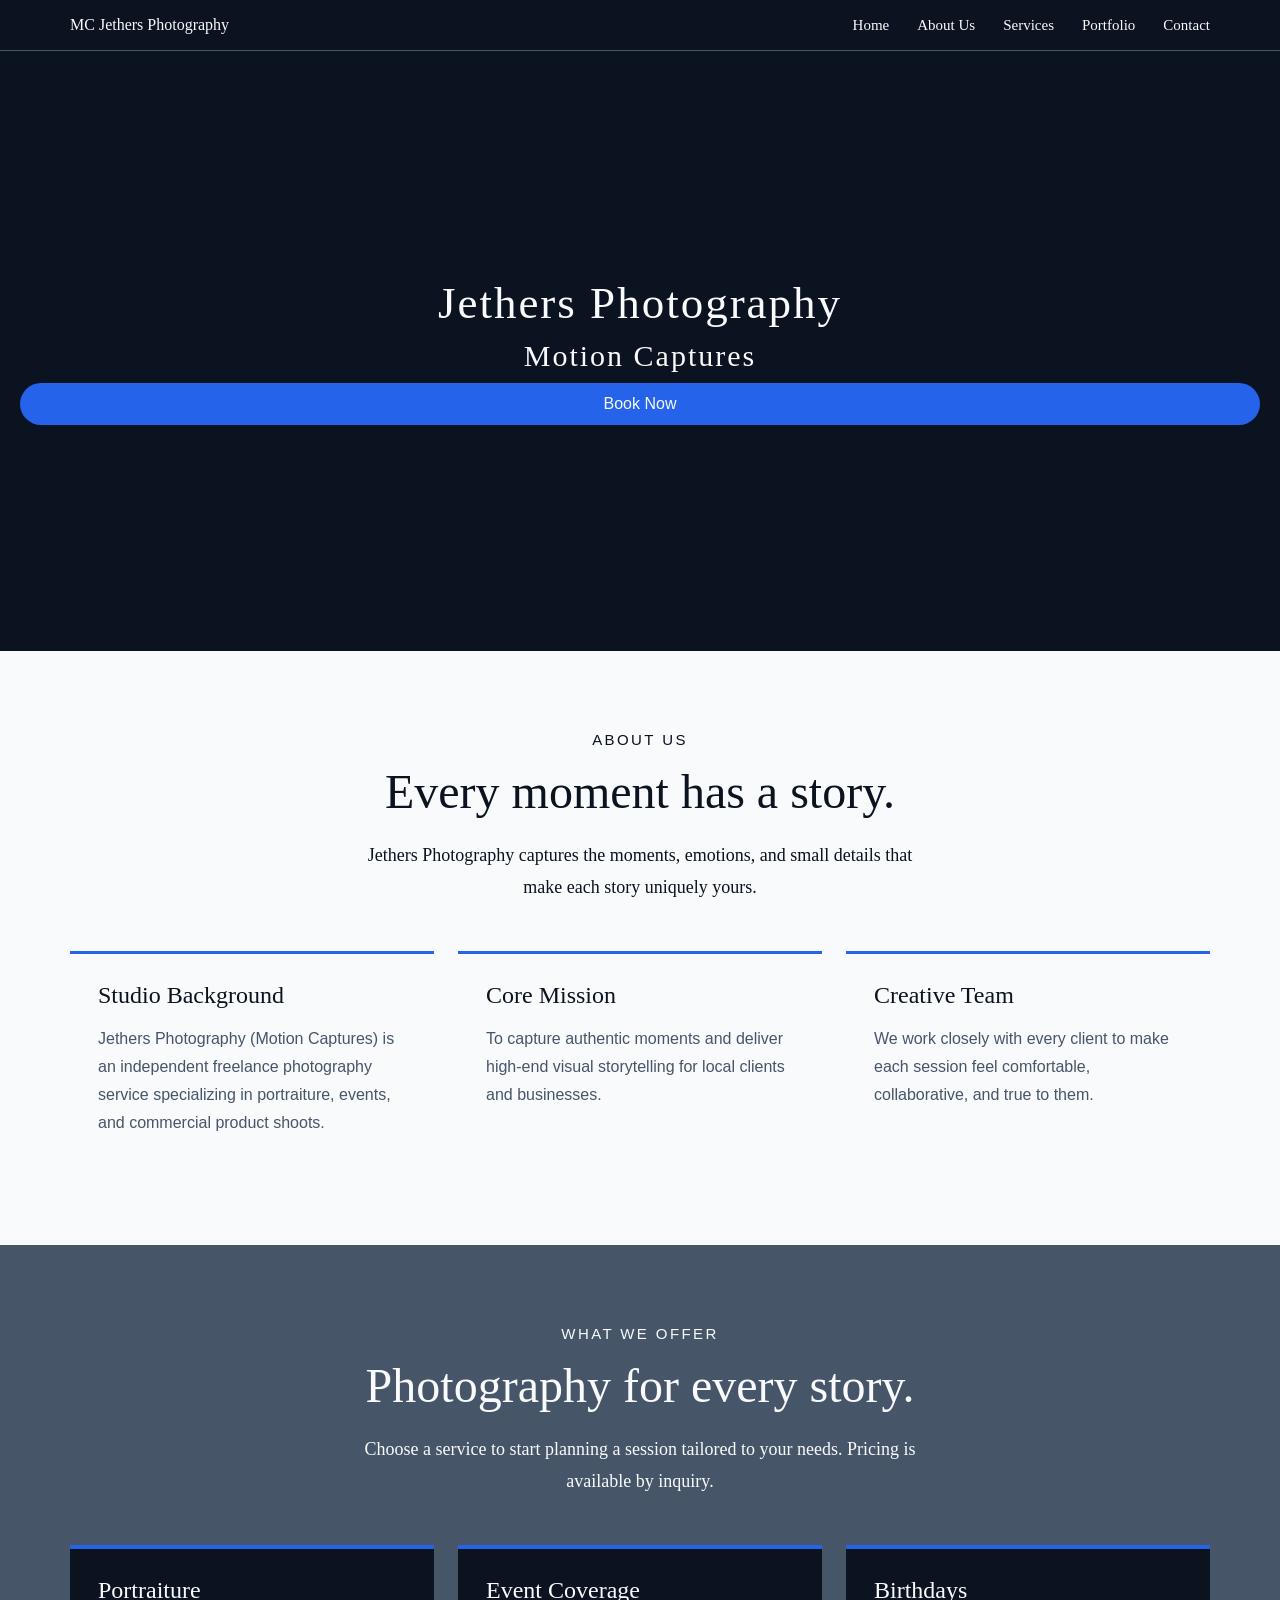
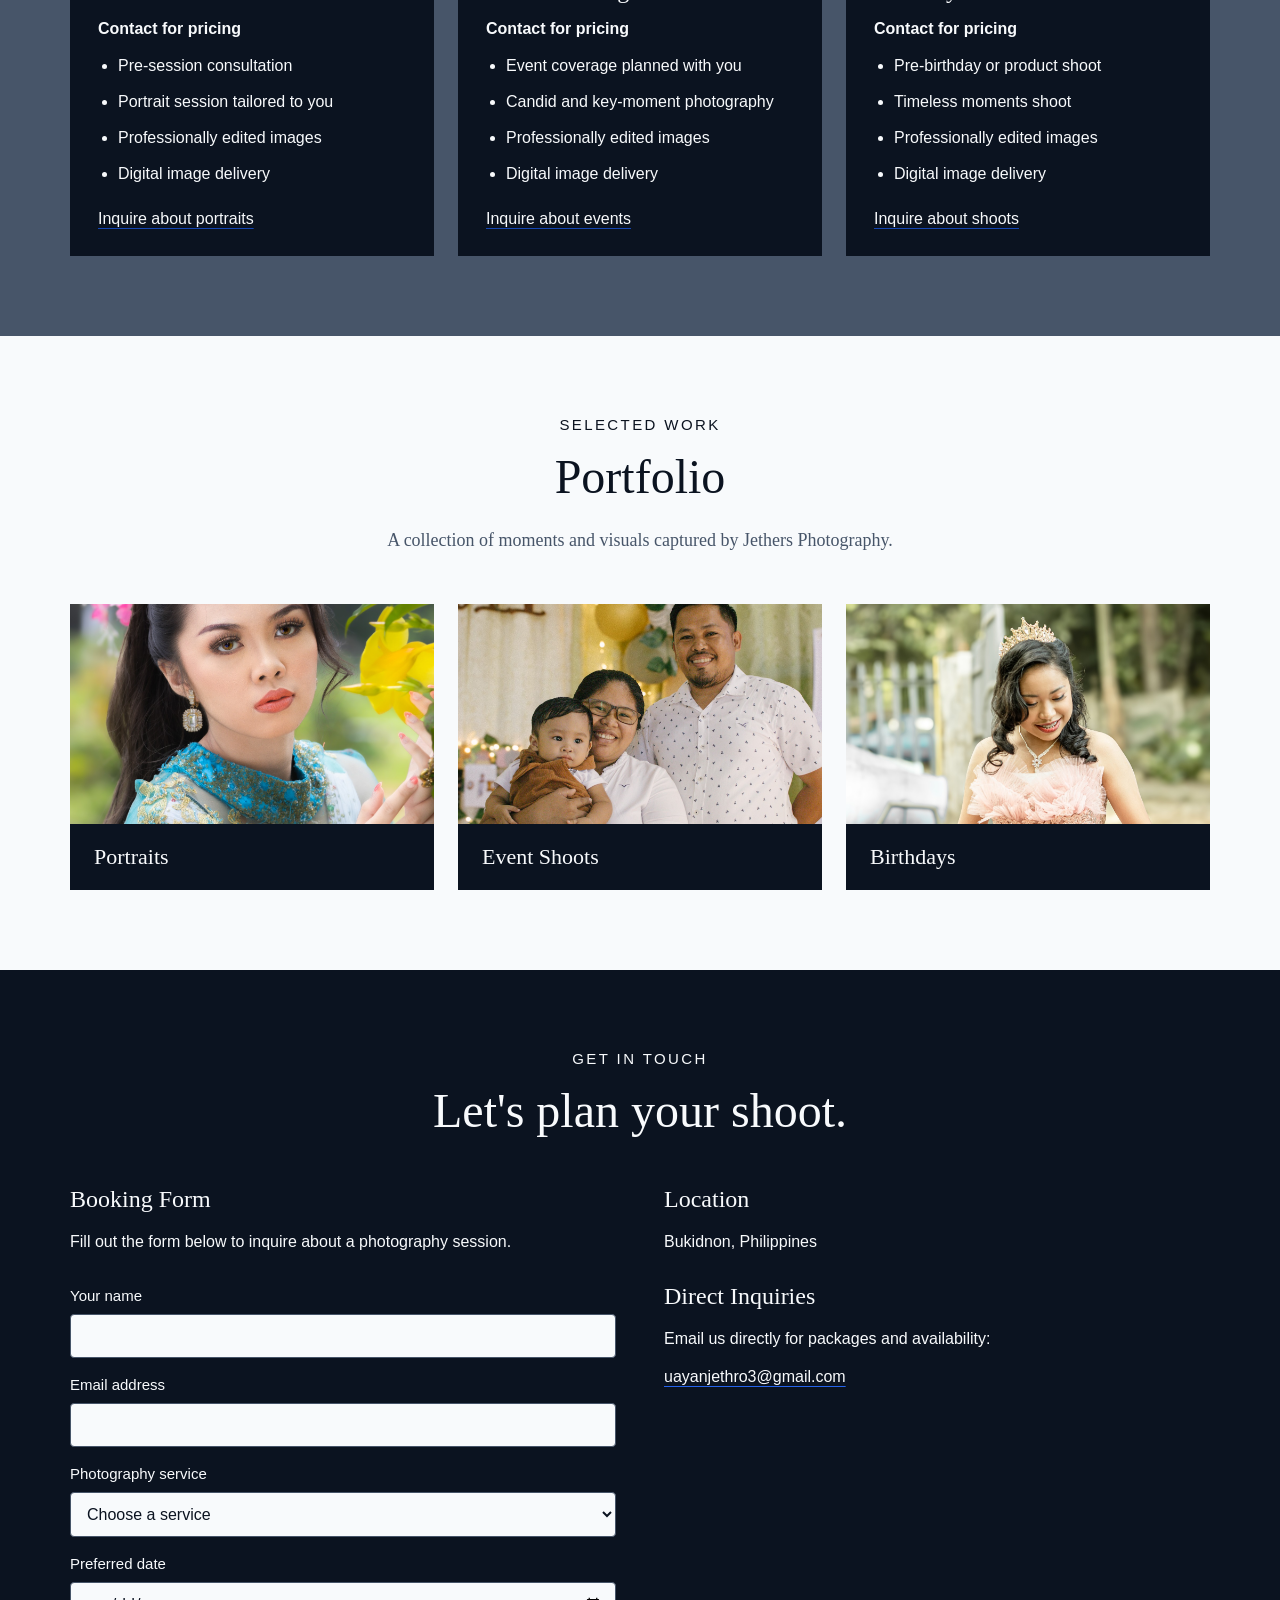
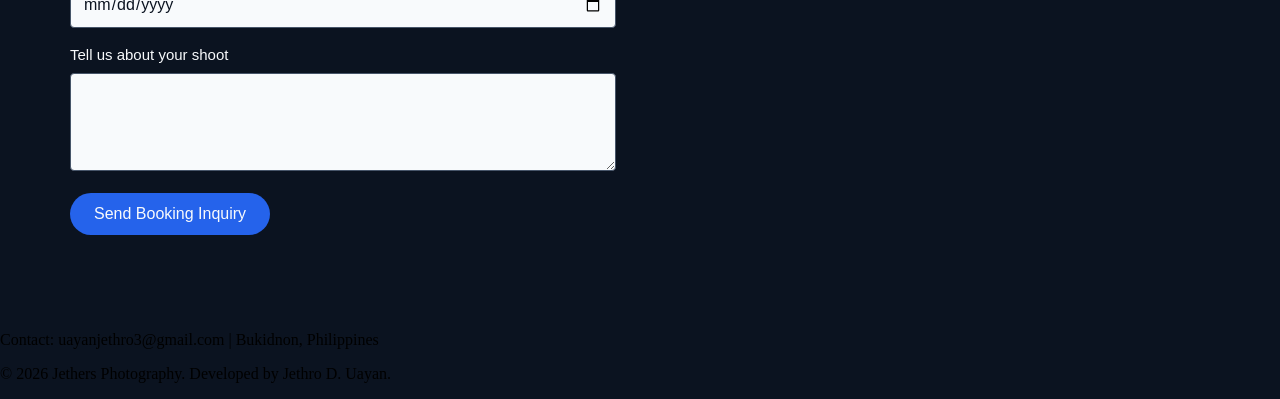
<file: index.html>
<!DOCTYPE html>
<html lang="en">
<head>
  <meta charset="UTF-8">
  <meta name="viewport" content="width=device-width, initial-scale=1.0">
  <title>Jethers Photography | Motion Captures</title>
  <link rel="preconnect" href="https://fonts.googleapis.com">
  <link rel="preconnect" href="https://fonts.gstatic.com" crossorigin>
  <link href="https://fonts.googleapis.com/css2?family=Inter:wght@300;400;500;700&display=swap" rel="stylesheet">
  <link rel="stylesheet" href="css/style.css">
</head>
<body>

  <!-- Header & Navigation -->
  <header class="navbar">
    <div class="nav-container">
      <a href="#home" class="logo">
        <span class="logo-mark">MC</span>
        <span class="logo-text">Jethers Photography</span>
      </a>

      <nav class="nav-links">
        <a href="#home">Home</a>
        <a href="#about">About Us</a>
        <a href="#services">Services</a>
        <a href="#portfolio">Portfolio</a>
        <a href="#contact">Contact</a>
      </nav>
    </div>
  </header>

  <main>
    <!-- Hero Section -->
    <section class="hero" id="home">
      <h1>Jethers Photography</h1>
      <p>Motion Captures</p>
      <a class="cta-button" href="#contact">Book Now</a>
    </section>

    <!-- About Section -->
    <section class="intro-section" id="about">
      <div class="about-content">
        <p class="intro-label">ABOUT US</p>
        <h2>Every moment has a story.</h2>
        <p class="intro-copy">
          Jethers Photography captures the moments, emotions, and small details
          that make each story uniquely yours.
        </p>

        <div class="about-grid">
          <article class="about-card">
            <h3>Studio Background</h3>
            <p>
              Jethers Photography (Motion Captures) is an independent freelance
              photography service specializing in portraiture, events, and
              commercial product shoots.
            </p>
          </article>

          <article class="about-card">
            <h3>Core Mission</h3>
            <p>
              To capture authentic moments and deliver high-end visual
              storytelling for local clients and businesses.
            </p>
          </article>

          <article class="about-card">
            <h3>Creative Team</h3>
            <p>
              We work closely with every client to make each session feel
              comfortable, collaborative, and true to them.
            </p>
          </article>
        </div>
      </div>
    </section>

    <!-- Services Section -->
    <section class="services-section" id="services">
      <div class="services-content">
        <p class="intro-label">WHAT WE OFFER</p>
        <h2>Photography for every story.</h2>
        <p class="services-intro">
          Choose a service to start planning a session tailored to your needs.
          Pricing is available by inquiry.
        </p>

        <div class="services-grid">
          <article class="service-card">
            <h3>Portraiture</h3>
            <p class="service-price">Contact for pricing</p>
            <ul>
              <li>Pre-session consultation</li>
              <li>Portrait session tailored to you</li>
              <li>Professionally edited images</li>
              <li>Digital image delivery</li>
            </ul>
            <a class="service-link" href="#contact">Inquire about portraits</a>
          </article>

          <article class="service-card">
            <h3>Event Coverage</h3>
            <p class="service-price">Contact for pricing</p>
            <ul>
              <li>Event coverage planned with you</li>
              <li>Candid and key-moment photography</li>
              <li>Professionally edited images</li>
              <li>Digital image delivery</li>
            </ul>
            <a class="service-link" href="#contact">Inquire about events</a>
          </article>

          <article class="service-card">
            <h3>Birthdays</h3>
            <p class="service-price">Contact for pricing</p>
            <ul>
              <li>Pre-birthday or product shoot</li>
              <li>Timeless moments shoot</li>
              <li>Professionally edited images</li>
              <li>Digital image delivery</li>
            </ul>
            <a class="service-link" href="#contact">Inquire about shoots</a>
          </article>
        </div>
      </div>
    </section>

    <!-- Portfolio Section -->
    <section class="portfolio-section" id="portfolio">
      <div class="portfolio-content">
        <p class="intro-label">SELECTED WORK</p>
        <h2>Portfolio</h2>
        <p class="portfolio-intro">
          A collection of moments and visuals captured by Jethers Photography.
        </p>

        <div class="portfolio-grid">
          <article class="portfolio-card">
            <img class="portfolio-image" src="images/image1.jpg" alt="Portrait photography session">
            <h3>Portraits</h3>
          </article>

          <article class="portfolio-card">
            <img class="portfolio-image" src="images/image2.jpg" alt="Event photography coverage">
            <h3>Event Shoots</h3>
          </article>

          <article class="portfolio-card">
            <img class="portfolio-image" src="images/image3.jpg" alt="birthday photography">
            <h3>Birthdays</h3>
          </article>
        </div>
      </div>
    </section>

    <!-- Contact Section -->
    <section class="contact-section" id="contact">
      <div class="contact-content">
        <p class="intro-label">GET IN TOUCH</p>
        <h2>Let's plan your shoot.</h2>

        <div class="contact-grid">
          <div class="booking-panel">
            <h3>Booking Form</h3>
            <p class="contact-note">
              Fill out the form below to inquire about a photography session.
            </p>
            <form class="booking-form" action="mailto:uayanjethro3@gmail.com" method="post" enctype="text/plain">
              <label for="booking-name">Your name</label>
              <input id="booking-name" name="name" type="text" required>

              <label for="booking-email">Email address</label>
              <input id="booking-email" name="email" type="email" required>

              <label for="booking-service">Photography service</label>
              <select id="booking-service" name="service" required>
                <option value="">Choose a service</option>
                <option>Portraiture</option>
                <option>Event Coverage</option>
                <option>Birthdays</option>
              </select>

              <label for="booking-date">Preferred date</label>
              <input id="booking-date" name="date" type="date">

              <label for="booking-message">Tell us about your shoot</label>
              <textarea id="booking-message" name="message" rows="4" required></textarea>

              <button class="cta-button" type="submit">Send Booking Inquiry</button>
            </form>
          </div>

          <div class="location-panel">
            <h3>Location</h3>
            <p>Bukidnon, Philippines</p>

            <h3 class="direct-inquiries-title">Direct Inquiries</h3>
            <p>Email us directly for packages and availability:</p>
            <a class="contact-email" href="mailto:uayanjethro3@gmail.com">
              uayanjethro3@gmail.com
            </a>
          </div>
        </div>
      </div>
    </section>
  </main>

  <!-- Footer -->
  <footer class="site-footer">
    <p>Contact: uayanjethro3@gmail.com | Bukidnon, Philippines</p>
    <p>&copy; 2026 Jethers Photography. Developed by Jethro D. Uayan.</p>
  </footer>

</body>
</html>
</file>
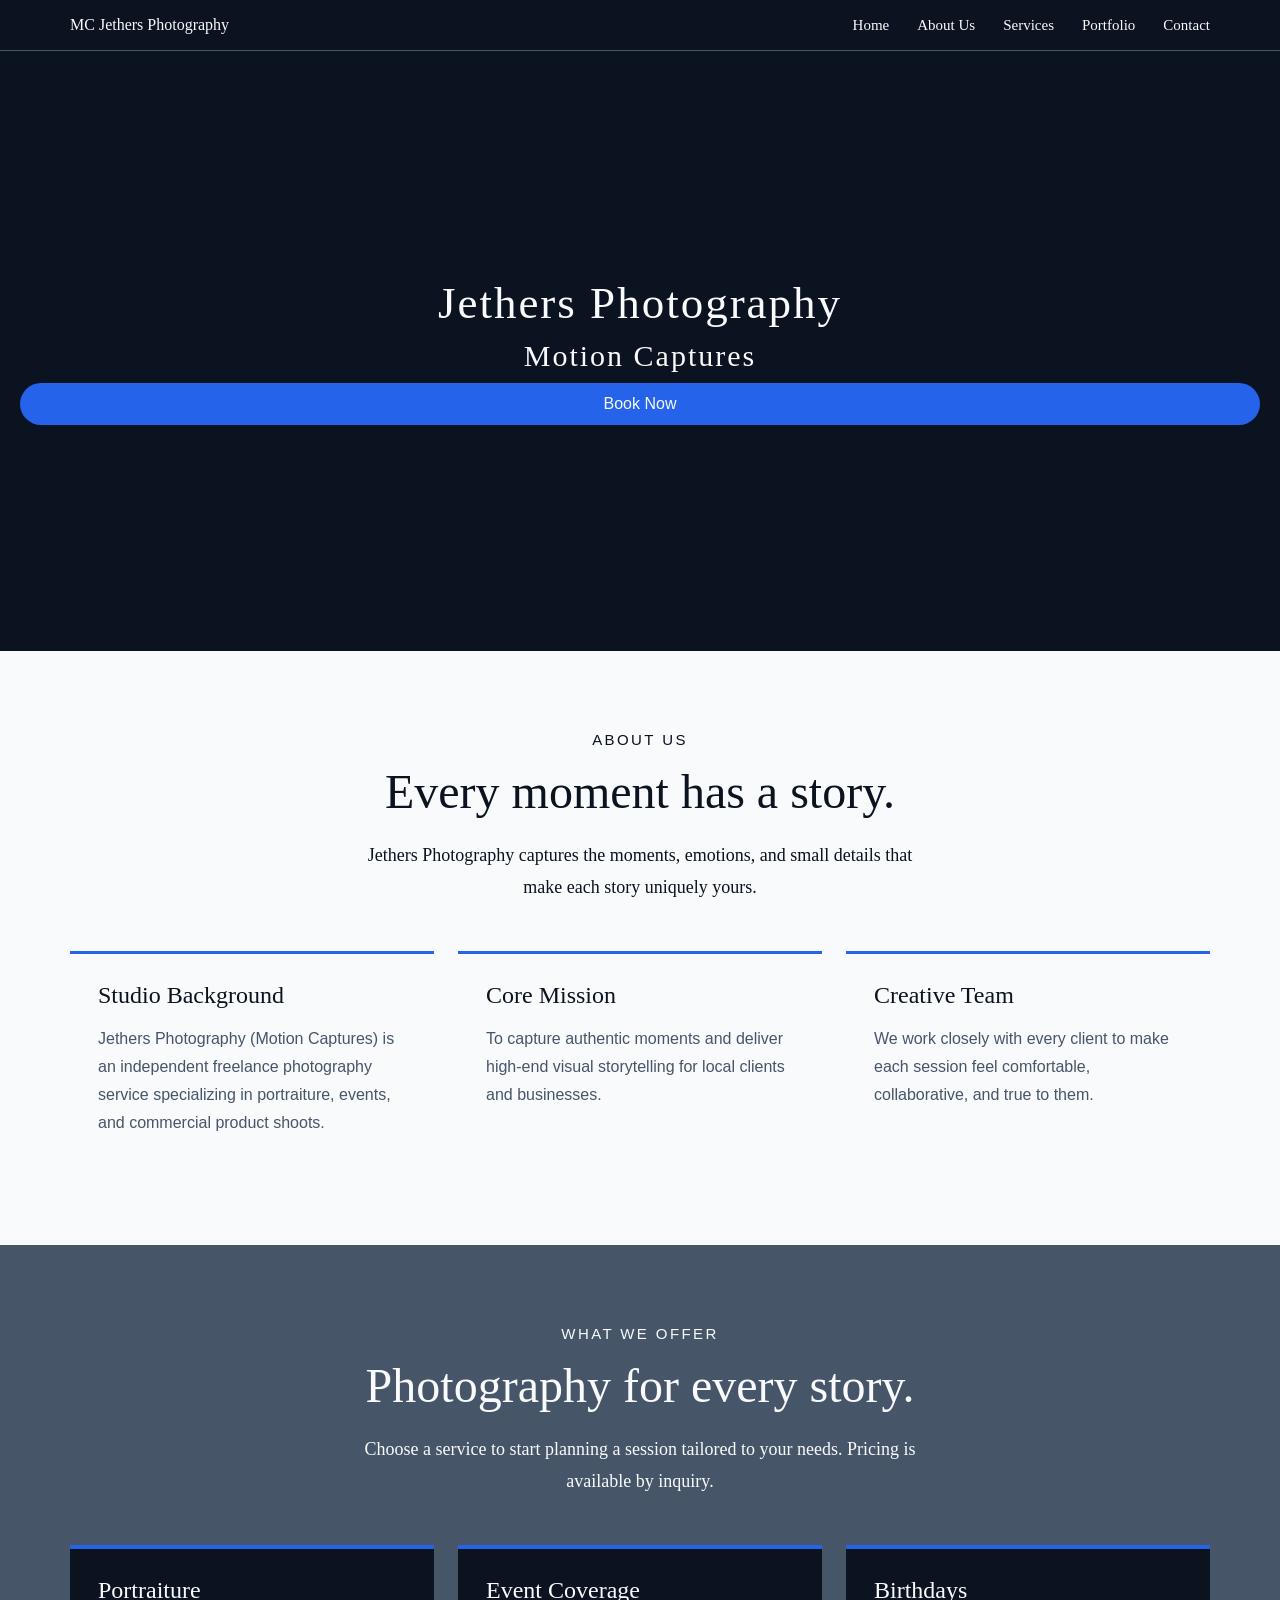
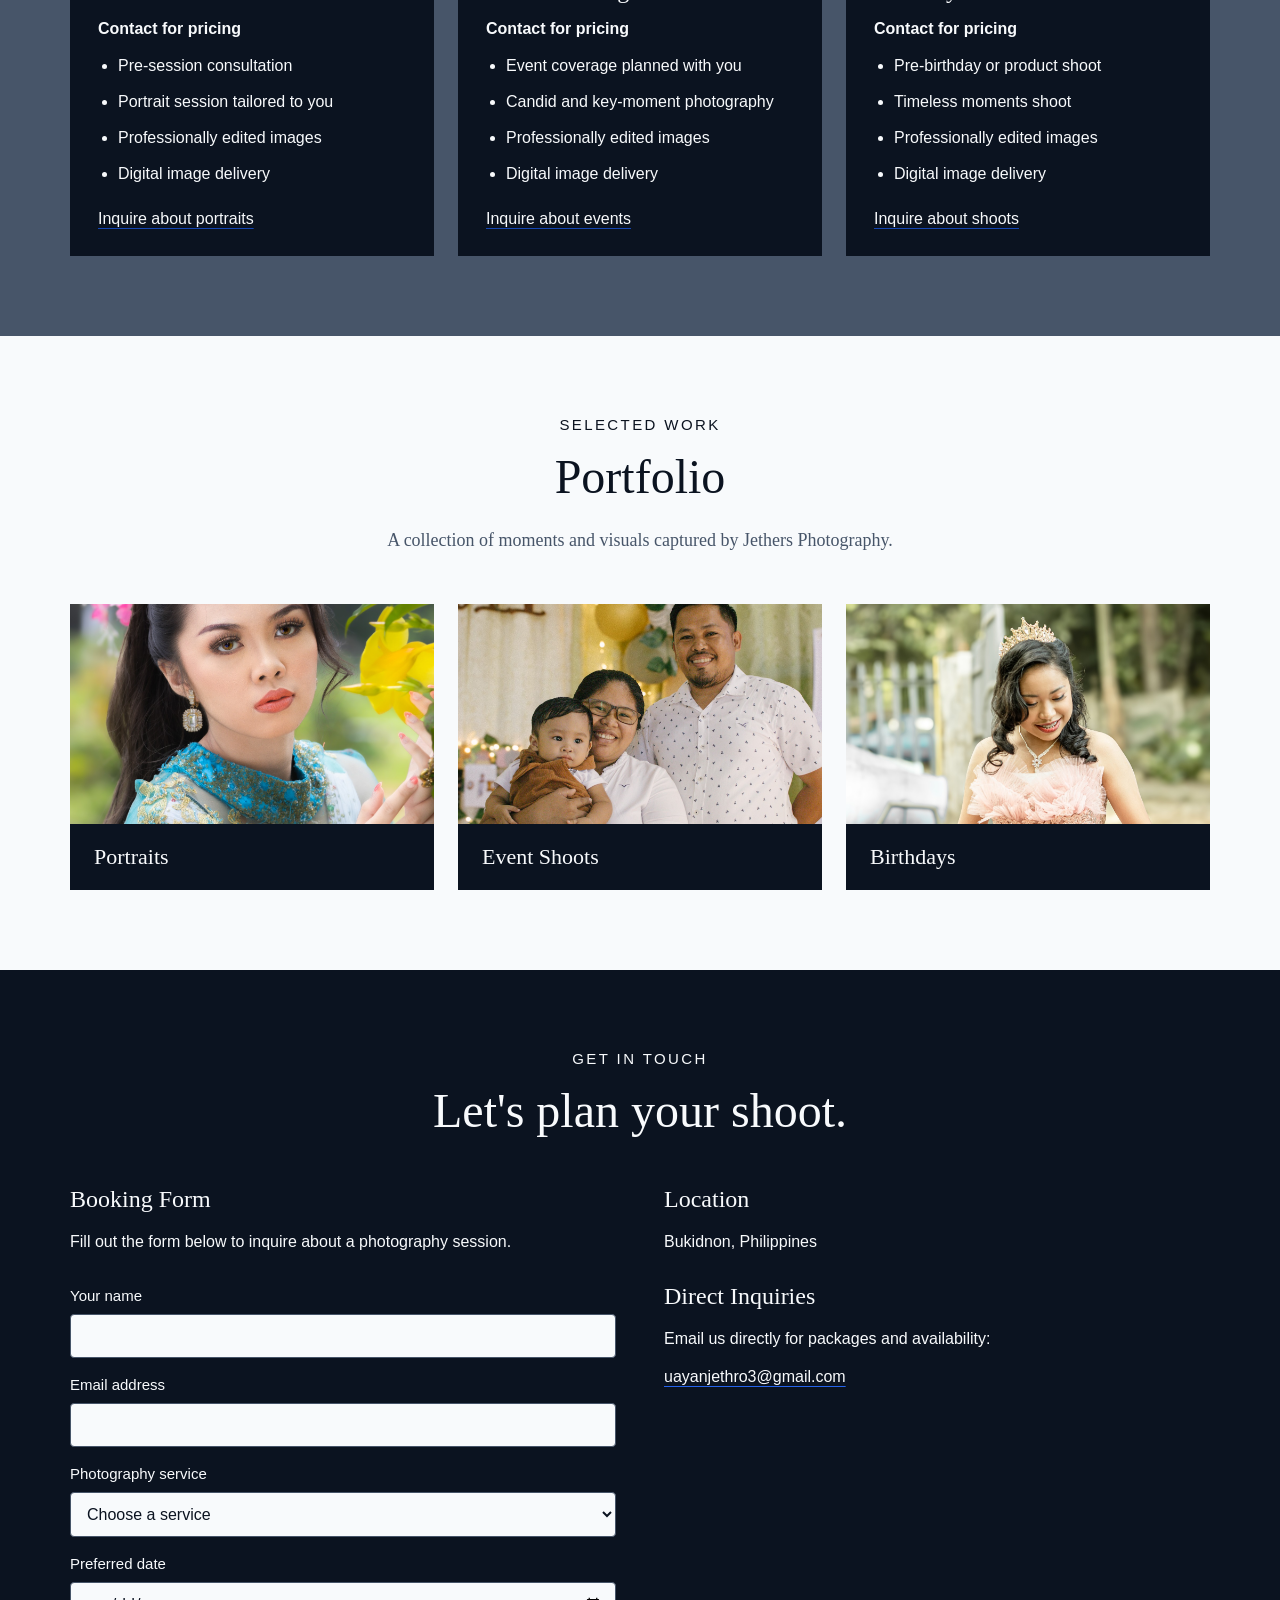
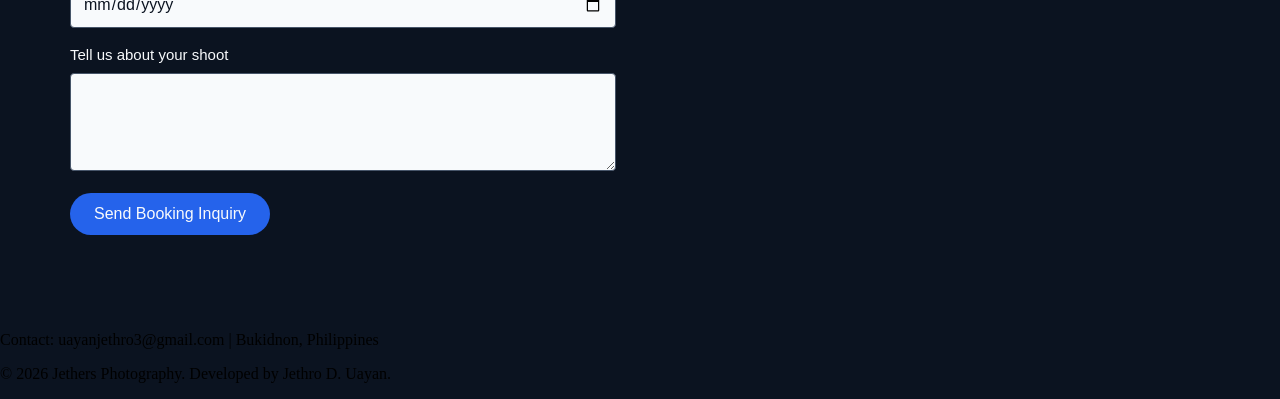
<file: Uayan-JethersPhotography/index.html>
<!DOCTYPE html>
<html lang="en">
<head>
  <meta charset="UTF-8">
  <meta name="viewport" content="width=device-width, initial-scale=1.0">
  <title>Jethers Photography | Motion Captures</title>
  <link rel="preconnect" href="https://fonts.googleapis.com">
  <link rel="preczonnect" href="https://fonts.gstatic.com" crossorigin>
  <link href="https://fonts.googleapis.com/css2?family=Inter:wght@300;400;500;700&display=swap" rel="stylesheet">
  <link rel="stylesheet" href="css/style.css">
</head>
<body>

  <!-- Header & Navigation -->
  <header class="navbar">
    <div class="nav-container">
      <a href="#home" class="logo">
        <span class="logo-mark">MC</span>
        <span class="logo-text">Jethers Photography</span>
      </a>

      <nav class="nav-links">
        <a href="#home">Home</a>
        <a href="#about">About Us</a>
        <a href="#services">Services</a>
        <a href="#portfolio">Portfolio</a>
        <a href="#contact">Contact</a>
      </nav>
    </div>
  </header>

  <main>
    <!-- Hero Section -->
    <section class="hero" id="home">
      <h1>Jethers Photography</h1>
      <p>Motion Captures</p>
      <a class="cta-button" href="#contact">Book Now</a>
    </section>

    <!-- About Section -->
    <section class="intro-section" id="about">
      <div class="about-content">
        <p class="intro-label">ABOUT US</p>
        <h2>Every moment has a story.</h2>
        <p class="intro-copy">
          Jethers Photography captures the moments, emotions, and small details
          that make each story uniquely yours.
        </p>

        <div class="about-grid">
          <article class="about-card">
            <h3>Studio Background</h3>
            <p>
              Jethers Photography (Motion Captures) is an independent freelance
              photography service specializing in portraiture, events, and
              commercial product shoots.
            </p>
          </article>

          <article class="about-card">
            <h3>Core Mission</h3>
            <p>
              To capture authentic moments and deliver high-end visual
              storytelling for local clients and businesses.
            </p>
          </article>

          <article class="about-card">
            <h3>Creative Team</h3>
            <p>
              We work closely with every client to make each session feel
              comfortable, collaborative, and true to them.
            </p>
          </article>
        </div>
      </div>
    </section>

    <!-- Services Section -->
    <section class="services-section" id="services">
      <div class="services-content">
        <p class="intro-label">WHAT WE OFFER</p>
        <h2>Photography for every story.</h2>
        <p class="services-intro">
          Choose a service to start planning a session tailored to your needs.
          Pricing is available by inquiry.
        </p>

        <div class="services-grid">
          <article class="service-card">
            <h3>Portraiture</h3>
            <p class="service-price">Contact for pricing</p>
            <ul>
              <li>Pre-session consultation</li>
              <li>Portrait session tailored to you</li>
              <li>Professionally edited images</li>
              <li>Digital image delivery</li>
            </ul>
            <a class="service-link" href="#contact">Inquire about portraits</a>
          </article>

          <article class="service-card">
            <h3>Event Coverage</h3>
            <p class="service-price">Contact for pricing</p>
            <ul>
              <li>Event coverage planned with you</li>
              <li>Candid and key-moment photography</li>
              <li>Professionally edited images</li>
              <li>Digital image delivery</li>
            </ul>
            <a class="service-link" href="#contact">Inquire about events</a>
          </article>

          <article class="service-card">
            <h3>Birthdays</h3>
            <p class="service-price">Contact for pricing</p>
            <ul>
              <li>Pre-birthday or product shoot</li>
              <li>Timeless moments shoot</li>
              <li>Professionally edited images</li>
              <li>Digital image delivery</li>
            </ul>
            <a class="service-link" href="#contact">Inquire about shoots</a>
          </article>
        </div>
      </div>
    </section>

    <!-- Portfolio Section -->
    <section class="portfolio-section" id="portfolio">
      <div class="portfolio-content">
        <p class="intro-label">SELECTED WORK</p>
        <h2>Portfolio</h2>
        <p class="portfolio-intro">
          A collection of moments and visuals captured by Jethers Photography.
        </p>

        <div class="portfolio-grid">
          <article class="portfolio-card">
            <img class="portfolio-image" src="images/image1.jpg" alt="Portrait photography session">
            <h3>Portraits</h3>
          </article>

          <article class="portfolio-card">
            <img class="portfolio-image" src="images/image2.jpg" alt="Event photography coverage">
            <h3>Event Shoots</h3>
          </article>

          <article class="portfolio-card">
            <img class="portfolio-image" src="images/image3.jpg" alt="birthday photography">
            <h3>Birthdays</h3>
          </article>
        </div>
      </div>
    </section>

    <!-- Contact Section -->
    <section class="contact-section" id="contact">
      <div class="contact-content">
        <p class="intro-label">GET IN TOUCH</p>
        <h2>Let's plan your shoot.</h2>

        <div class="contact-grid">
          <div class="booking-panel">
            <h3>Booking Form</h3>
            <p class="contact-note">
              Fill out the form below to inquire about a photography session.
            </p>
            <form class="booking-form" action="mailto:uayanjethro3@gmail.com" method="post" enctype="text/plain">
              <label for="booking-name">Your name</label>
              <input id="booking-name" name="name" type="text" required>

              <label for="booking-email">Email address</label>
              <input id="booking-email" name="email" type="email" required>

              <label for="booking-service">Photography service</label>
              <select id="booking-service" name="service" required>
                <option value="">Choose a service</option>
                <option>Portraiture</option>
                <option>Event Coverage</option>
                <option>Birthdays</option>
              </select>

              <label for="booking-date">Preferred date</label>
              <input id="booking-date" name="date" type="date">

              <label for="booking-message">Tell us about your shoot</label>
              <textarea id="booking-message" name="message" rows="4" required></textarea>

              <button class="cta-button" type="submit">Send Booking Inquiry</button>
            </form>
          </div>

          <div class="location-panel">
            <h3>Location</h3>
            <p>Bukidnon, Philippines</p>

            <h3 class="direct-inquiries-title">Direct Inquiries</h3>
            <p>Email us directly for packages and availability:</p>
            <a class="contact-email" href="mailto:uayanjethro3@gmail.com">
              uayanjethro3@gmail.com
            </a>
          </div>
        </div>
      </div>
    </section>
  </main>

  <!-- Footer -->
  <footer class="site-footer">
    <p>Contact: uayanjethro3@gmail.com | Bukidnon, Philippines</p>
    <p>&copy; 2026 Jethers Photography. Developed by Jethro D. Uayan.</p>
  </footer>

</body>
</html>
</file>
<file: css/style.css>
.nav-container {
  display: flex;
  justify-content: space-between;
  align-items: center;
  max-width: 1140px;
  margin: 0 auto;
  padding: 16px 20px;
}


.nav-links {
  display: flex;
  align-items: center;
  gap: 28px;
  font-weight: 500;
  font-size: 15px;
  text-decoration: none !important;
}

.nav-links a:hover {
  color: #2563EB;
}

.logo {
  text-decoration: none;
}

.logo-mark {
  color: #F8FAFC;
  text-decoration: none !important;
}



.logo-text  {
  color: #F8FAFC;
  text-decoration: none !important;
}



.navbar {
  position: sticky;
  top: 0;
  background-color: #0B1320;
  backdrop-filter: blur(8px);
  border-bottom: 1px solid #475569;
  z-index: 100;
  text-decoration: none !important;
}

/* main text sa page */
.hero {
  font-size: 30px;
  min-height: 360px;
  padding: 120px 20px;
  display: flex;
  flex-direction: column;
  justify-content: center;
  text-align: center;
  color: #F8FAFC;
  font-family: Georgia, "Times New Roman", serif;
  font-weight: 300;
}

.hero h1 {
  margin: 0;
  font-weight: 300;
  letter-spacing: 2px;
}

.hero p {
  margin: 10px;
  font-weight: 300;
  letter-spacing: 2px;
}

.intro-section {
  padding: 80px 0;
  background-color: #F8FAFC;
  color: #0B1320;
  text-align: center;
  font-family: Georgia, "Times New Roman", serif;
}

.about-content {
  max-width: 1140px;
  margin: 0 auto;
  padding: 0 20px;
}

.intro-label {
  margin: 0 0 16px;
  font-family: Arial, sans-serif;
  font-size: 15px;
  letter-spacing: 2.4px;
}

.intro-section h2 {
  margin: 0;
  font-size: 48px;
  font-weight: 300;
}

.intro-copy {
  max-width: 580px;
  margin: 20px auto 0;
  font-size: 18px;
  line-height: 32px;
}

.about-grid {
  display: grid;
  grid-template-columns: repeat(3, minmax(0, 1fr));
  gap: 24px;
  margin-top: 48px;
  text-align: left;
}

.about-card {
  padding: 28px;
  border-top: 3px solid #2563EB;
  background-color: #F8FAFC;
}

.about-card h3 {
  margin: 0 0 16px;
  font-size: 24px;
  font-weight: 400;
}

.about-card p {
  margin: 0;
  color: #475569;
  font-family: Arial, sans-serif;
  font-size: 16px;
  line-height: 28px;
}

.quick-cta {
  padding: 64px 20px;
  background-color: #0B1320;
  color: #F8FAFC;
  text-align: center;
  font-family: Georgia, "Times New Roman", serif;
}

.quick-cta h2 {
  margin: 0;
  font-size: 36px;
  font-weight: 300;
}

.quick-cta p {
  margin: 16px 0 24px;
  color: #F8FAFC;
  font-size: 18px;
}

.cta-button {
  display: inline-block;
  padding: 12px 24px;
  background-color: #2563EB;
  color: #F8FAFC;
  font-family: Arial, sans-serif;
  font-size: 16px;
  text-decoration: none;
  border-radius: 50px;
}

.cta-button:hover {
  background-color: #475569;
}

body {
  margin: 0;
  background-color: #0B1320;
}


.navbar .nav-links a {
  color: #F8FAFC;
  text-decoration: none;
}

.navbar .nav-links a:hover {
  color: #2563EB;
}

/* background og font sa cards */
.services-section {
  padding: 80px 0;
  background-color: #475569;
  color: #F8FAFC;
  font-family: Georgia, "Times New Roman", serif;
}

/* ang content sa kato cards */
.services-content {
  max-width: 1140px;
  margin: 0 auto;
  padding: 0 20px;
  text-align: center;
}

/* ang main title sa offer  */
.services-section h2 {
  margin: 0;
  font-size: 48px;
  font-weight: 300;
}

/* sa offer story part  */
.services-intro {
  max-width: 580px;
  margin: 20px auto 0;
  font-size: 18px;
  line-height: 32px;
}

/* ang grid sa cards */
.services-grid {
  display: grid;
  grid-template-columns: repeat(3, minmax(0, 1fr));
  gap: 24px;
  margin-top: 48px;
  text-align: left;
}

/* main card sa photography story */
.service-card {
  display: flex;
  flex-direction: column;
  padding: 28px;
  border-top: 4px solid #2563EB;
  background-color: #0B1320;
}

/* mga title sa cards */
.service-card h3 {
  margin: 0;
  font-size: 24px;
  font-weight: 400;
}

/* highlighted pricing text */
.service-price {
  margin: 16px 0;
  color: #F8FAFC;
  font-family: Arial, sans-serif;
  font-size: 16px;
  font-weight: 700;
}

/* ang list sa card */
.service-card ul {
  display: grid;
  gap: 12px;
  margin: 0 0 24px;
  padding-left: 20px;
  color: #F8FAFC;
  font-family: Arial, sans-serif;
  font-size: 16px;
  line-height: 24px;
}

/* ang inquire links */
.service-link {
  margin-top: auto;
  color: #F8FAFC;
  font-family: Arial, sans-serif;
  font-size: 16px;
  text-decoration-color: #1446b3;
  text-underline-offset: 4px;
}

.service-link:hover {
  color: #2a1ce6;
}




.portfolio-section {
  padding: 80px 0;
  background-color: #F8FAFC;
  color: #0B1320;
  font-family: Georgia, "Times New Roman", serif;
}

.portfolio-content {
  max-width: 1140px;
  margin: 0 auto;
  padding: 0 20px;
  text-align: center;
}

.portfolio-section h2 {
  margin: 0;
  font-size: 48px;
  font-weight: 300;
}

.portfolio-intro {
  margin: 20px auto 0;
  color: #475569;
  font-size: 18px;
  line-height: 32px;
}

.portfolio-grid {
  display: grid;
  grid-template-columns: repeat(3, minmax(0, 1fr));
  gap: 24px;
  margin-top: 48px;
  text-align: left;
}

.portfolio-card {
  overflow: hidden;
  background-color: #0B1320;
  color: #F8FAFC;
}

.portfolio-image {
  display: block;
  width: 100%;
  height: 220px;
  object-fit: cover;
}

.portfolio-card h3 {
  margin: 0;
  padding: 20px 24px;
  font-size: 22px;
  font-weight: 400;
}







.contact-section {
  padding: 80px 0;
  background-color: #0B1320;
  color: #F8FAFC;
  font-family: Georgia, "Times New Roman", serif;
}

.contact-content {
  max-width: 1140px;
  margin: 0 auto;
  padding: 0 20px;
}

.contact-content > .intro-label,
.contact-content > h2 {
  text-align: center;
}

.contact-content > h2 {
  margin: 0;
  font-size: 48px;
  font-weight: 300;
}

.contact-grid {
  display: grid;
  grid-template-columns: repeat(2, minmax(0, 1fr));
  gap: 48px;
  margin-top: 48px;
}

.booking-panel h3,
.location-panel h3 {
  margin: 0 0 16px;
  font-size: 24px;
  font-weight: 400;
}

.contact-note,
.location-panel > p {
  color: #F8FAFC;
  font-family: Arial, sans-serif;
  font-size: 16px;
  line-height: 26px;
}

.booking-form {
  display: grid;
  gap: 10px;
  margin-top: 24px;
  font-family: Arial, sans-serif;
}

.booking-form label {
  margin-top: 8px;
  font-size: 15px;
}

.booking-form input,
.booking-form select,
.booking-form textarea {
  box-sizing: border-box;
  width: 100%;
  padding: 12px;
  border: 1px solid #475569;
  border-radius: 4px;
  background-color: #F8FAFC;
  color: #0B1320;
  font: inherit;
}

.booking-form textarea {
  resize: vertical;
}

.booking-form .cta-button {
  justify-self: start;
  margin-top: 12px;
  border: 0;
  cursor: pointer;
}

.location-map {
  display: block;
  width: 100%;
  height: 300px;
  margin-top: 20px;
  border: 0;
}

.location-panel .direct-inquiries-title {
  margin-top: 28px;
}

.contact-email {
  color: #F8FAFC;
  font-family: Arial, sans-serif;
  font-size: 16px;
  text-decoration-color: #2563EB;
  text-underline-offset: 4px;
}

.contact-email:hover {
  color: #2563EB;
}

/* adjust sa screen sa devices */
@media (max-width: 900px) {
  .services-grid {
    grid-template-columns: 1fr;
  }

  .portfolio-grid {
    grid-template-columns: 1fr;
  }

  .contact-grid {
    grid-template-columns: 1fr;
  }
}

@media (max-width: 760px) {
  .about-grid {
    grid-template-columns: 1fr;
  }
}
</file>
<file: Uayan-JethersPhotography/css/style.css>
.nav-container {
  display: flex;
  justify-content: space-between;
  align-items: center;
  max-width: 1140px;
  margin: 0 auto;
  padding: 16px 20px;
}


.nav-links {
  display: flex;
  align-items: center;
  gap: 28px;
  font-weight: 500;
  font-size: 15px;
  text-decoration: none !important;
}

.nav-links a:hover {
  color: #2563EB;
}

.logo {
  text-decoration: none;
}

.logo-mark {
  color: #F8FAFC;
  text-decoration: none !important;
}



.logo-text  {
  color: #F8FAFC;
  text-decoration: none !important;
}



.navbar {
  position: sticky;
  top: 0;
  background-color: #0B1320;
  backdrop-filter: blur(8px);
  border-bottom: 1px solid #475569;
  z-index: 100;
  text-decoration: none !important;
}

/* main text sa page */
.hero {
  font-size: 30px;
  min-height: 360px;
  padding: 120px 20px;
  display: flex;
  flex-direction: column;
  justify-content: center;
  text-align: center;
  color: #F8FAFC;
  font-family: Georgia, "Times New Roman", serif;
  font-weight: 300;
}

.hero h1 {
  margin: 0;
  font-weight: 300;
  letter-spacing: 2px;
}

.hero p {
  margin: 10px;
  font-weight: 300;
  letter-spacing: 2px;
}

.intro-section {
  padding: 80px 0;
  background-color: #F8FAFC;
  color: #0B1320;
  text-align: center;
  font-family: Georgia, "Times New Roman", serif;
}

.about-content {
  max-width: 1140px;
  margin: 0 auto;
  padding: 0 20px;
}

.intro-label {
  margin: 0 0 16px;
  font-family: Arial, sans-serif;
  font-size: 15px;
  letter-spacing: 2.4px;
}

.intro-section h2 {
  margin: 0;
  font-size: 48px;
  font-weight: 300;
}

.intro-copy {
  max-width: 580px;
  margin: 20px auto 0;
  font-size: 18px;
  line-height: 32px;
}

.about-grid {
  display: grid;
  grid-template-columns: repeat(3, minmax(0, 1fr));
  gap: 24px;
  margin-top: 48px;
  text-align: left;
}

.about-card {
  padding: 28px;
  border-top: 3px solid #2563EB;
  background-color: #F8FAFC;
}

.about-card h3 {
  margin: 0 0 16px;
  font-size: 24px;
  font-weight: 400;
}

.about-card p {
  margin: 0;
  color: #475569;
  font-family: Arial, sans-serif;
  font-size: 16px;
  line-height: 28px;
}

.quick-cta {
  padding: 64px 20px;
  background-color: #0B1320;
  color: #F8FAFC;
  text-align: center;
  font-family: Georgia, "Times New Roman", serif;
}

.quick-cta h2 {
  margin: 0;
  font-size: 36px;
  font-weight: 300;
}

.quick-cta p {
  margin: 16px 0 24px;
  color: #F8FAFC;
  font-size: 18px;
}

.cta-button {
  display: inline-block;
  padding: 12px 24px;
  background-color: #2563EB;
  color: #F8FAFC;
  font-family: Arial, sans-serif;
  font-size: 16px;
  text-decoration: none;
  border-radius: 50px;
}

.cta-button:hover {
  background-color: #475569;
}

body {
  margin: 0;
  background-color: #0B1320;
}


.navbar .nav-links a {
  color: #F8FAFC;
  text-decoration: none;
}

.navbar .nav-links a:hover {
  color: #2563EB;
}

/* background og font sa cards */
.services-section {
  padding: 80px 0;
  background-color: #475569;
  color: #F8FAFC;
  font-family: Georgia, "Times New Roman", serif;
}

/* ang content sa kato cards */
.services-content {
  max-width: 1140px;
  margin: 0 auto;
  padding: 0 20px;
  text-align: center;
}

/* ang main title sa offer  */
.services-section h2 {
  margin: 0;
  font-size: 48px;
  font-weight: 300;
}

/* sa offer story part  */
.services-intro {
  max-width: 580px;
  margin: 20px auto 0;
  font-size: 18px;
  line-height: 32px;
}

/* ang grid sa cards */
.services-grid {
  display: grid;
  grid-template-columns: repeat(3, minmax(0, 1fr));
  gap: 24px;
  margin-top: 48px;
  text-align: left;
}

/* main card sa photography story */
.service-card {
  display: flex;
  flex-direction: column;
  padding: 28px;
  border-top: 4px solid #2563EB;
  background-color: #0B1320;
}

/* mga title sa cards */
.service-card h3 {
  margin: 0;
  font-size: 24px;
  font-weight: 400;
}

/* highlighted pricing text */
.service-price {
  margin: 16px 0;
  color: #F8FAFC;
  font-family: Arial, sans-serif;
  font-size: 16px;
  font-weight: 700;
}

/* ang list sa card */
.service-card ul {
  display: grid;
  gap: 12px;
  margin: 0 0 24px;
  padding-left: 20px;
  color: #F8FAFC;
  font-family: Arial, sans-serif;
  font-size: 16px;
  line-height: 24px;
}

/* ang inquire links */
.service-link {
  margin-top: auto;
  color: #F8FAFC;
  font-family: Arial, sans-serif;
  font-size: 16px;
  text-decoration-color: #1446b3;
  text-underline-offset: 4px;
}

.service-link:hover {
  color: #2a1ce6;
}




.portfolio-section {
  padding: 80px 0;
  background-color: #F8FAFC;
  color: #0B1320;
  font-family: Georgia, "Times New Roman", serif;
}

.portfolio-content {
  max-width: 1140px;
  margin: 0 auto;
  padding: 0 20px;
  text-align: center;
}

.portfolio-section h2 {
  margin: 0;
  font-size: 48px;
  font-weight: 300;
}

.portfolio-intro {
  margin: 20px auto 0;
  color: #475569;
  font-size: 18px;
  line-height: 32px;
}

.portfolio-grid {
  display: grid;
  grid-template-columns: repeat(3, minmax(0, 1fr));
  gap: 24px;
  margin-top: 48px;
  text-align: left;
}

.portfolio-card {
  overflow: hidden;
  background-color: #0B1320;
  color: #F8FAFC;
}

.portfolio-image {
  display: block;
  width: 100%;
  height: 220px;
  object-fit: cover;
}

.portfolio-card h3 {
  margin: 0;
  padding: 20px 24px;
  font-size: 22px;
  font-weight: 400;
}







.contact-section {
  padding: 80px 0;
  background-color: #0B1320;
  color: #F8FAFC;
  font-family: Georgia, "Times New Roman", serif;
}

.contact-content {
  max-width: 1140px;
  margin: 0 auto;
  padding: 0 20px;
}

.contact-content > .intro-label,
.contact-content > h2 {
  text-align: center;
}

.contact-content > h2 {
  margin: 0;
  font-size: 48px;
  font-weight: 300;
}

.contact-grid {
  display: grid;
  grid-template-columns: repeat(2, minmax(0, 1fr));
  gap: 48px;
  margin-top: 48px;
}

.booking-panel h3,
.location-panel h3 {
  margin: 0 0 16px;
  font-size: 24px;
  font-weight: 400;
}

.contact-note,
.location-panel > p {
  color: #F8FAFC;
  font-family: Arial, sans-serif;
  font-size: 16px;
  line-height: 26px;
}

.booking-form {
  display: grid;
  gap: 10px;
  margin-top: 24px;
  font-family: Arial, sans-serif;
}

.booking-form label {
  margin-top: 8px;
  font-size: 15px;
}

.booking-form input,
.booking-form select,
.booking-form textarea {
  box-sizing: border-box;
  width: 100%;
  padding: 12px;
  border: 1px solid #475569;
  border-radius: 4px;
  background-color: #F8FAFC;
  color: #0B1320;
  font: inherit;
}

.booking-form textarea {
  resize: vertical;
}

.booking-form .cta-button {
  justify-self: start;
  margin-top: 12px;
  border: 0;
  cursor: pointer;
}

.location-map {
  display: block;
  width: 100%;
  height: 300px;
  margin-top: 20px;
  border: 0;
}

.location-panel .direct-inquiries-title {
  margin-top: 28px;
}

.contact-email {
  color: #F8FAFC;
  font-family: Arial, sans-serif;
  font-size: 16px;
  text-decoration-color: #2563EB;
  text-underline-offset: 4px;
}

.contact-email:hover {
  color: #2563EB;
}

/* adjust sa screen sa devices */
@media (max-width: 900px) {
  .services-grid {
    grid-template-columns: 1fr;
  }

  .portfolio-grid {
    grid-template-columns: 1fr;
  }

  .contact-grid {
    grid-template-columns: 1fr;
  }
}

@media (max-width: 760px) {
  .about-grid {
    grid-template-columns: 1fr;
  }
}
</file>
